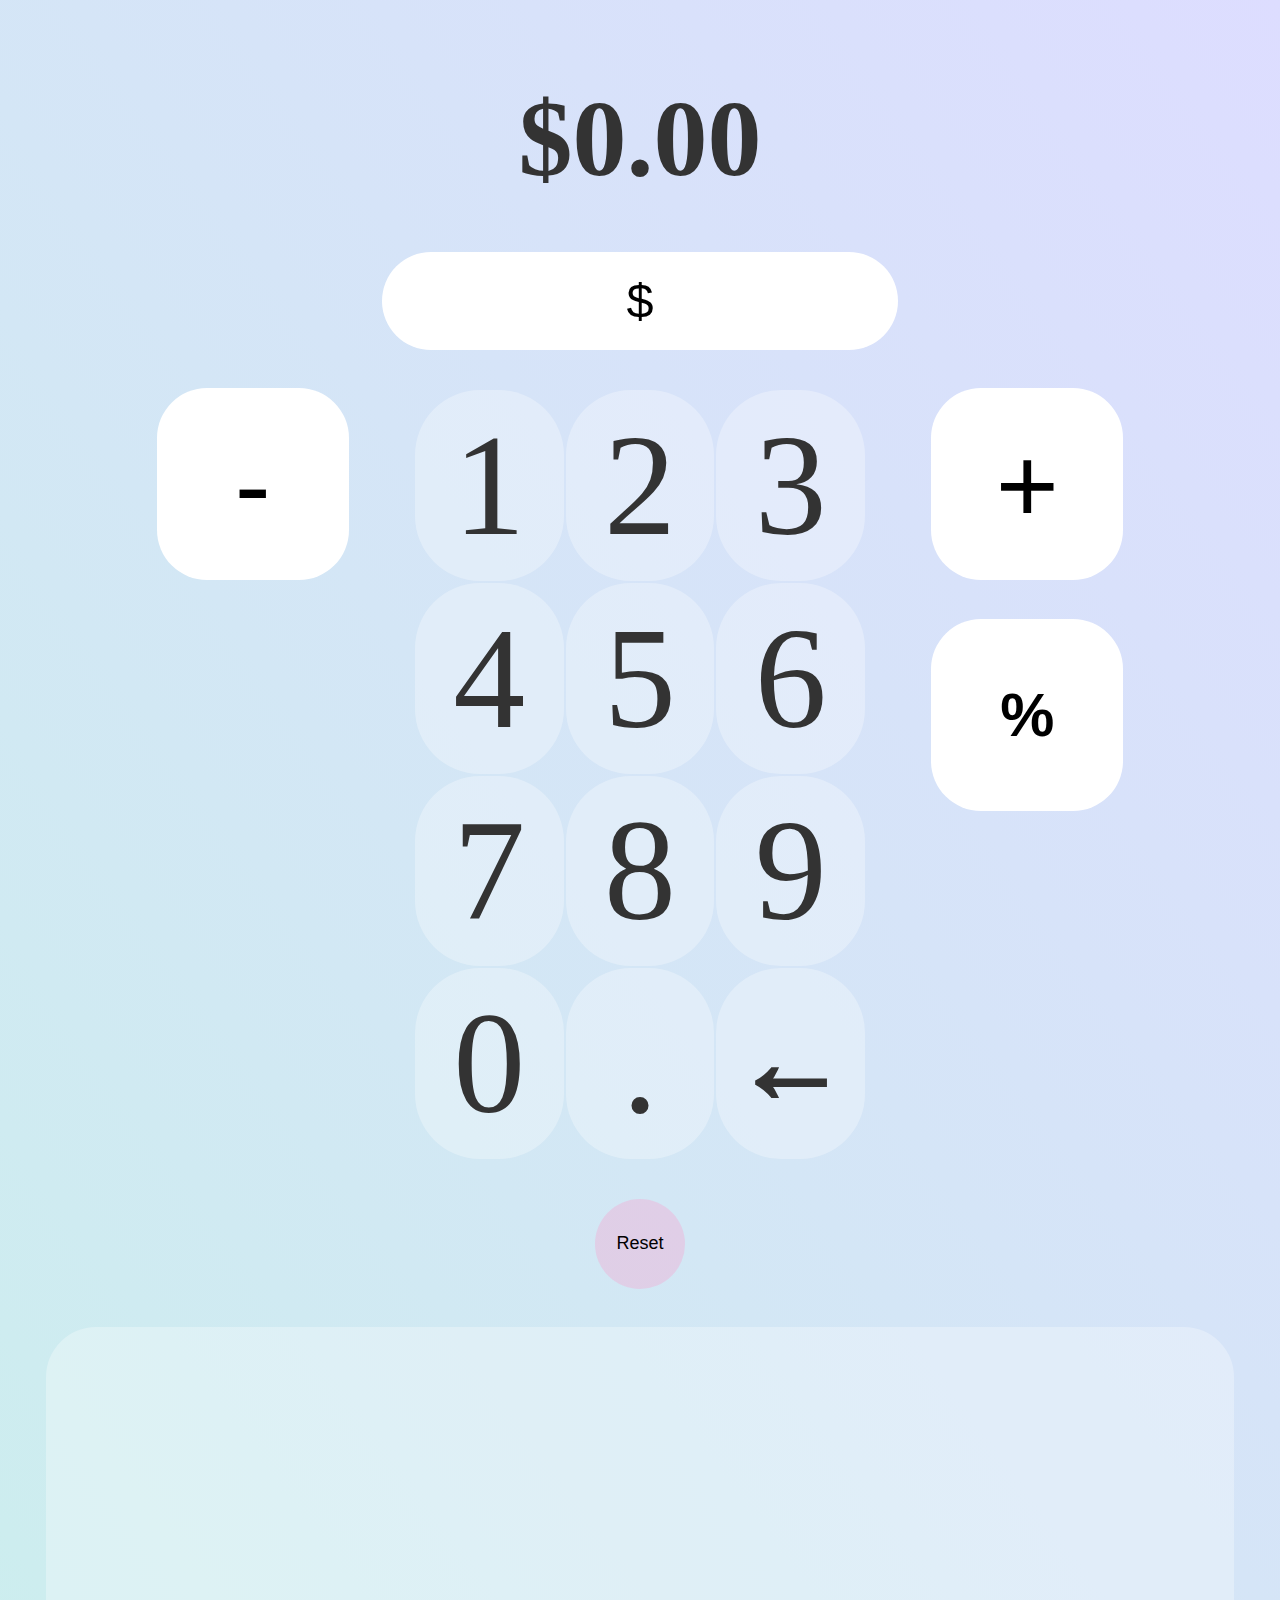
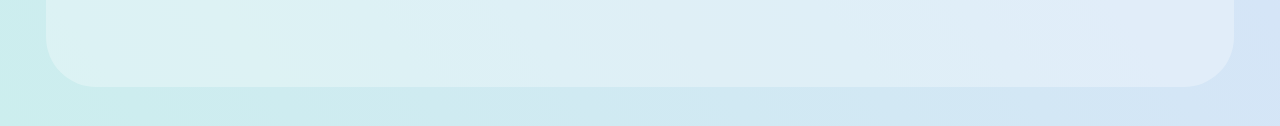
<file: index.html>
<!DOCTYPE html>
<html lang="en">
<head>
  <meta charset="UTF-8">
  <meta http-equiv="X-UA-Compatible" content="IE=Edge">
  <meta name="viewport" content="width=device-width, initial-scale=1">

  <title>HTML</title>

  <link rel="stylesheet" href="style.css">
</head>

<body>
    <h1 id="total">$</h1>
  <input id="amount" type="text"></input>
  <div id="mainPanel">
  	<div id="leftPanel">
      <button class="plusMinusButton" id="minus" onclick="addToHistory(minusHistoryNumbers, minusHistoryTable, 'minus')">-</button>
  	</div>
  <div id="keypad">
      <table>
          <tbody>
      <tr>
          <td id="button1" class="key" data-value="1">1</td>
          <td id="button2" class="key" data-value="2">2</td>
          <td id="button3" class="key" data-value="3">3</td>
      </tr>
      <tr>
          <td id="button4" class="key" data-value="4">4</td>
          <td id="button5" class="key" data-value="5">5</td>
          <td id="button6" class="key" data-value="6">6</td>
      </tr>
      <tr>
          <td id="button7" class="key" data-value="7">7</td>
          <td id="button8" class="key" data-value="8">8</td>
          <td id="button9" class="key" data-value="9">9</td>
      </tr>
      <tr>
          <td id="button0" class="key" data-value="0">0</td>
          <td id="buttonDot" class="key" data-value=".">.</td>
           <td id="buttonDelete" class="delete" data-value="delete">←</td>
      </tr>
          </tbody>
      </table>
  </div>
  <div id="rightPanel">
    <button class="plusMinusButton" id="plus" onclick="addToHistory(plusHistoryNumbers, plusHistoryTable, 'plus')">+</button>
    <div id="percentages">
    	<button id="percentagesButton" onclick="percentagesFunction()">%</button>
    </div>
  </div>
    </div>
  <button id="restoreState" onclick="resetState()">Reset</button>
  <div id="histories">
      <div id="minusHistoryTable"></div>
      <div id="plusHistoryTable">
      </div>
  </div>
  <script src="main.js"></script>
</body>
</html>
</file>
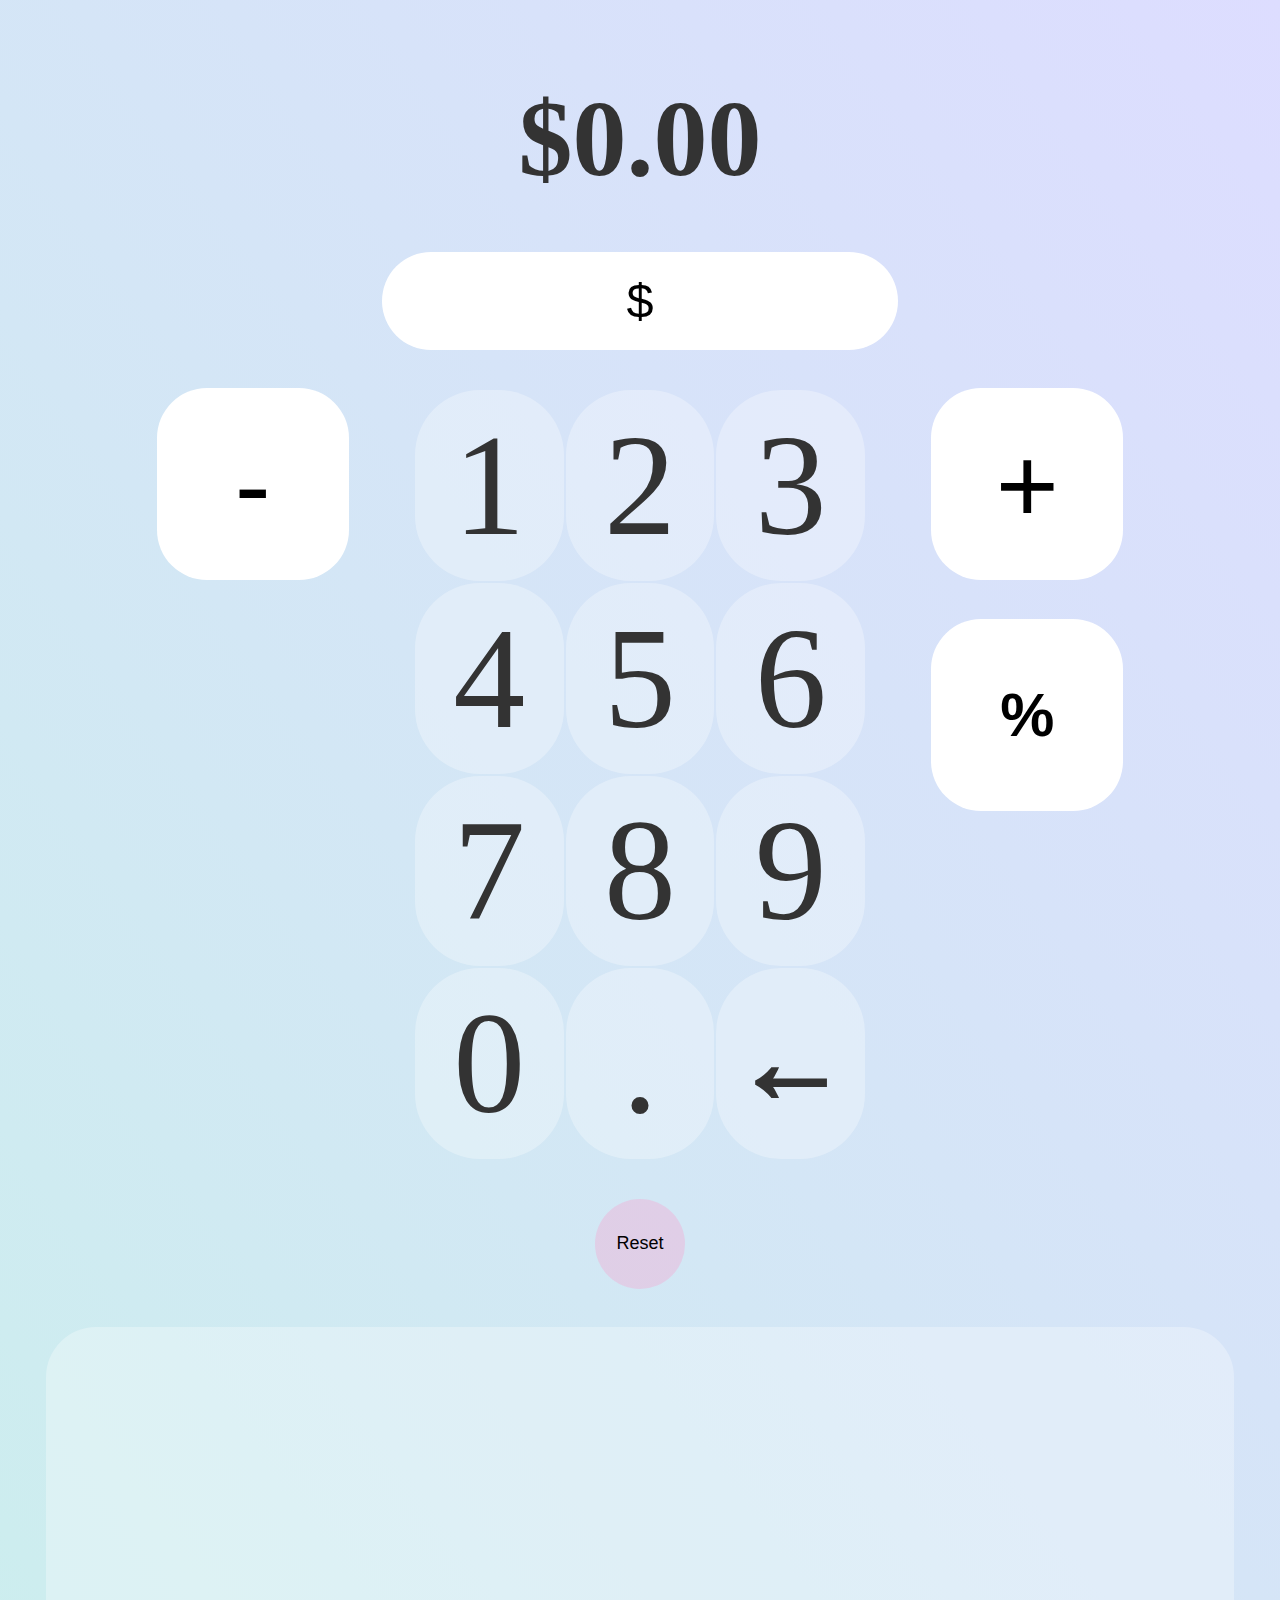
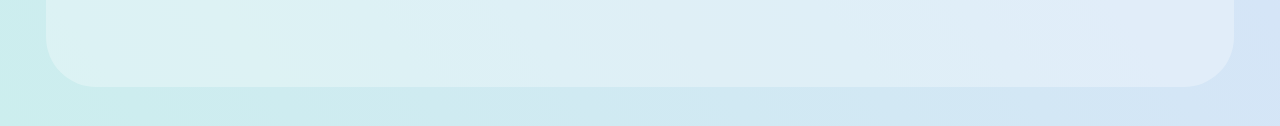
<file: Old/index.html>
<!DOCTYPE html>
<html lang="en">
<head>
  <meta charset="UTF-8">
  <meta http-equiv="X-UA-Compatible" content="IE=Edge">
  <meta name="viewport" content="width=device-width, initial-scale=1">
 
  <title>HTML</title>

  <link rel="stylesheet" href="style.css">
</head>

<body>
    <h1 id="total">$</h1>
  <input id="amount" type="text"></input>
  <div id="mainPanel">
  	<div id="leftPanel">
      <button class="plusMinusButton" id="minus" onclick="addToHistory(minusHistoryNumbers, minusHistoryTable, 'minus')">-</button>
  	</div>
  <div id="keypad">
      <table>
          <tbody>
      <tr>
          <td id="button1" class="key" data-value="1">1</td>
          <td id="button2" class="key" data-value="2">2</td>
          <td id="button3" class="key" data-value="3">3</td>
      </tr>
      <tr>
          <td id="button4" class="key" data-value="4">4</td>
          <td id="button5" class="key" data-value="5">5</td>
          <td id="button6" class="key" data-value="6">6</td>
      </tr>
      <tr>
          <td id="button7" class="key" data-value="7">7</td>
          <td id="button8" class="key" data-value="8">8</td>
          <td id="button9" class="key" data-value="9">9</td>
      </tr>
      <tr>
          <td id="button0" class="key" data-value="0">0</td>
          <td id="buttonDot" class="key" data-value=".">.</td>
           <td id="buttonDelete" class="delete" data-value="delete">←</td>
      </tr>
          </tbody>
      </table>
  </div>
  <div id="rightPanel">
    <button class="plusMinusButton" id="plus" onclick="addToHistory(plusHistoryNumbers, plusHistoryTable, 'plus')">+</button>
    <div id="percentages">
    	<button id="percentagesButton" onclick="percentagesFunction()">%</button>
    </div>
  </div>
    </div>
  <button id="restoreState" onclick="resetState()">Reset</button>
  <div id="histories">
      <div id="minusHistoryTable"></div>
      <div id="plusHistoryTable">
      </div>
  </div>
  <script src="main.js"></script>
</body>
</html>
</file>
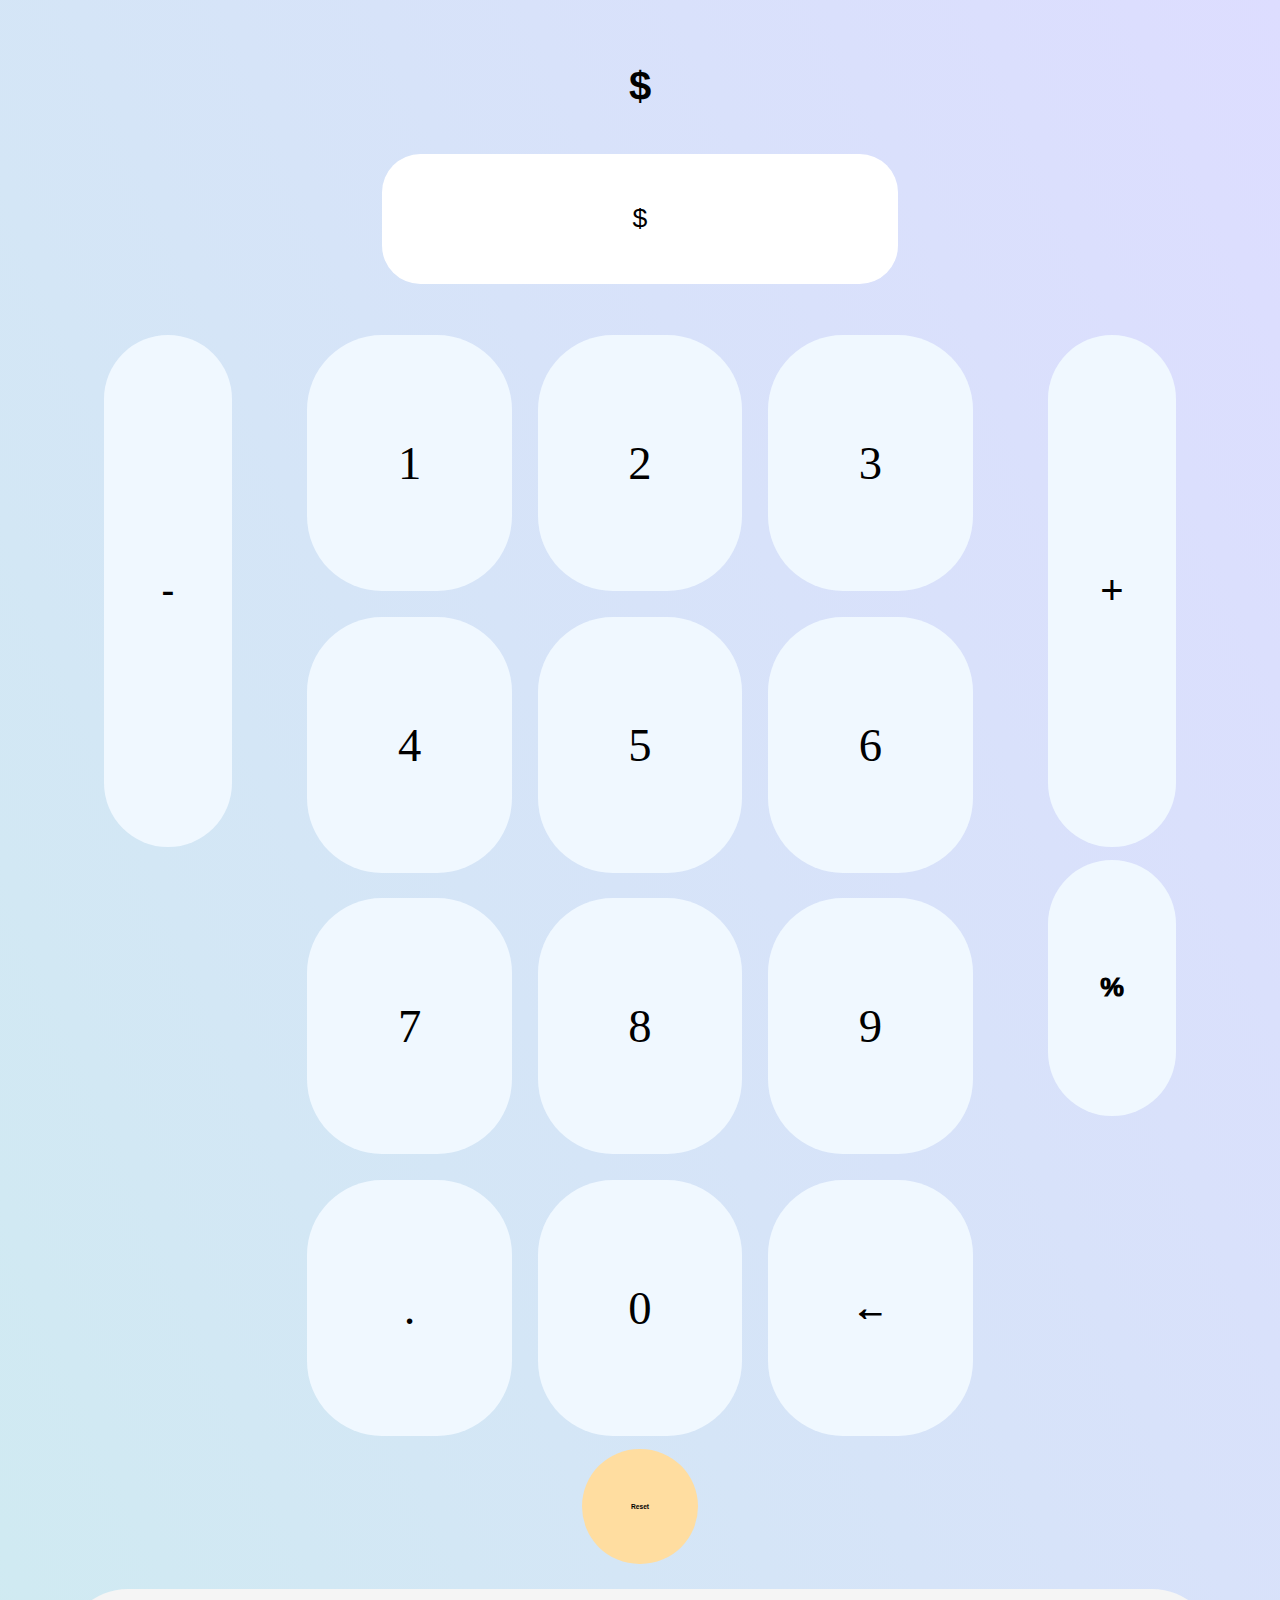
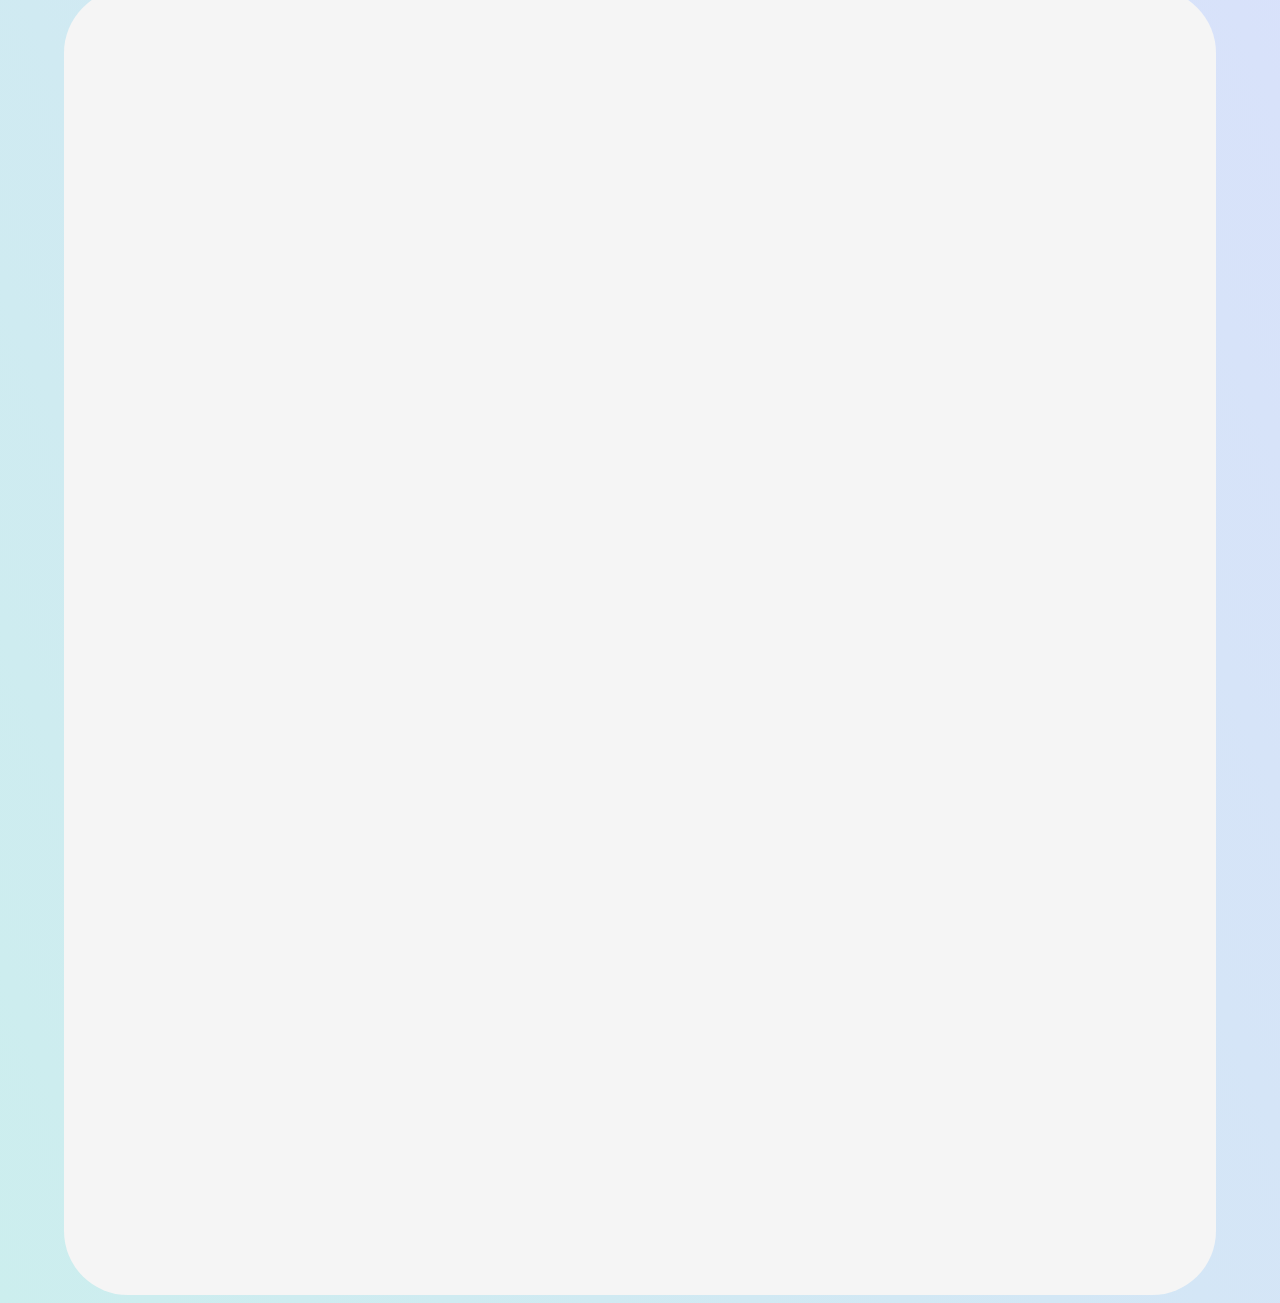
<file: New/Index2.html>
<!DOCTYPE html>
<html>

<head>
	<meta charset="UTF-8">
	<meta name="viewport" content="width=device-width, initial-scale=1">
	<title>Maaser Minder</title>
	<link rel="stylesheet" href="style2.css">
</head>

<body>
	<h1 id="total">$</h1>
	
	<div class="row">
	<input id="input-field" type="text" value="$"></input>
	<input id="percent-field" value="%"></input>
	</div>
	
	<button id="minus-button" class="plus-minus-button" onclick="submitButton('minus', minusHistoryNumbers, minusHistory)">-</button>
	
	<div id="button-column">
		<button id="plus-button" class="plus-minus-button" onclick="submitButton('plus', plusHistoryNumbers, plusHistory)">+</button>
		<button id="percent-button" class="plus-minus-button" onclick="percentFunction()">%</button>
	</div>
	<div class="row">
		<div id="keypad">
			<div class="key" data-value="1">1</div>
			<div class="key" data-value="2">2</div>
			<div class="key" data-value="3">3</div>
				
				
			<div class="key" data-value="4">4</div>
			<div class="key" data-value="5">5</div>
			<div class="key" data-value="6">6</div>
				
				
			<div class="key" data-value="7">7</div>
			<div class="key" data-value="8">8</div>
			<div class="key" data-value="9">9</div>
				
				
			<div class="key" data-value=".">.</div>
			<div class="key" data-value="0">0</div>
			<div class="key" id="backspace" data-value="backspace">←</div>
		</div>
	</div>
	
	<button id="reset-button">Reset</button>
	
	<div class="row" id="histories">
		<div id="minus-history" class="history"></div>
		<div id="plus-history" class="history"></div>
	</div>

<script src="main2.js"></script>
</body>

</html>
</file>
<file: style.css>
body {
    font-size: 27pt;
    font-family: Georgia, 'Times New Roman', Times, serif;
    text-align: center;
    color: #333;
    
    background-image: linear-gradient(to bottom left, #ddf, #cee);
    
    height: 100%;
}

div {
    margin: 3vw;
}

#total {
	font-size: 3em;
	margin-top: 6vw;
	margin-bottom: 4vw;
}

#amount {
    width: 40vw;
    height: 7.5vw;
    font-size: 1.35em;
    text-align: center;
    border: none;
    border-radius: 50px;
}

#mainPanel {
	display: flex;
	justify-content: center;
	align-content: center;
}

.plusMinusButton, #percentagesButton {
    width: 15vw;
    height: 15vw;
    
    margin: 0;
    
    font-size: 3em;
    
    border: none;
    border-radius: 50px;
    
    background-color: #fff;
}

.plusMinusButton.inactive {
	background-color: slategray;
}

#keypad {
    font-size: 4em;
    
    display: flex;
    justify-content: center;
    align-items: center;
    
    margin: 0 5vw;
}

.key, .delete {
	text-align: center;
	
	padding: 1vw 3vw;
	
	background-color: rgba(255,255,255, 0.3);
	border-radius: 65px;
}

.key.percentageTime {
	background-color: rgba(175,255,175, 0.3);
}

#rightPanel, #leftPanel {
	display: flex;
	flex-direction: column;
	align-items: center;
	
	margin: 0;
}

#percentages, #percentagesButton {
	display: flex;
	justify-content: center;
	align-items: center;
	
	margin: 1.5vw 0;
	
	font-family: 'Gill Sans', 'Gill Sans MT', Calibri, 'Trebuchet MS', sans-serif;
	font-weight: 700;
	font-size: 1.3em;
}

#percentagesButton.active {
	background-color: greenyellow;
}

#percentagesButton.selected {
	border: 5px solid black;
}

#histories {
	font-size: 2em;
	height: 40vh;
	
	background-color: rgba(255,255,255, 0.3);
	border-radius: 50px;
	
	text-align: left;
}

#plusHistoryTable {
	float: right;
    margin-left: 0;
    margin-right: 7vw;
}

#minusHistoryTable {
	float: left;
    margin-right: 0;
    margin-left: 7vw;
}

#deleteHistoryButton {
	height: 4vw;
	width: 4vw;
	
	border: none;
	background-color: rgba(255,255,255, 0.5);
	border-radius: 50px;
	
	font-size: 0.25em;
	font-weight: 1000 !important;
	color: #333;
	
	margin-left: 1vw;
	vertical-align: middle;
}

#buttonDelete {
	font-weight: 1000;
    font-size: .8em;
    
    padding: 0;
}

#buttonDelete.inactive {
	background-color: slategray;
}

#restoreState {
	font-family: 'Gill Sans', 'Gill Sans MT', Calibri, 'Trebuchet MS', sans-serif;
	font-size: .5em;
	font-weight: 500;
	
    height: 7vw;
    width: 7vw;
    padding: 0;
    
    border: none;
    border-radius: 50px;
    background-color: rgba(255,150,200, 0.3);
}
</file>
<file: Old/style.css>
body {
    font-size: 27pt;
    font-family: Georgia, 'Times New Roman', Times, serif;
    text-align: center;
    color: #333;
    
    background-image: linear-gradient(to bottom left, #ddf, #cee);
    
    height: 100%;
}

div {
    margin: 3vw;
}

#total {
	font-size: 3em;
	margin-top: 6vw;
	margin-bottom: 4vw;
}

#amount {
    width: 40vw;
    height: 7.5vw;
    font-size: 1.35em;
    text-align: center;
    border: none;
    border-radius: 50px;
}

#mainPanel {
	display: flex;
	justify-content: center;
	align-content: center;
}

.plusMinusButton, #percentagesButton {
    width: 15vw;
    height: 15vw;
    
    margin: 0;
    
    font-size: 3em;
    
    border: none;
    border-radius: 50px;
    
    background-color: #fff;
}

.plusMinusButton.inactive {
	background-color: slategray;
}

#keypad {
    font-size: 4em;
    
    display: flex;
    justify-content: center;
    align-items: center;
    
    margin: 0 5vw;
}

.key, .delete {
	text-align: center;
	
	padding: 1vw 3vw;
	
	background-color: rgba(255,255,255, 0.3);
	border-radius: 65px;
}

.key.percentageTime {
	background-color: rgba(175,255,175, 0.3);
}

#rightPanel, #leftPanel {
	display: flex;
	flex-direction: column;
	align-items: center;
	
	margin: 0;
}

#percentages, #percentagesButton {
	display: flex;
	justify-content: center;
	align-items: center;
	
	margin: 1.5vw 0;
	
	font-family: 'Gill Sans', 'Gill Sans MT', Calibri, 'Trebuchet MS', sans-serif;
	font-weight: 700;
	font-size: 1.3em;
}

#percentagesButton.active {
	background-color: greenyellow;
}

#percentagesButton.selected {
	border: 5px solid black;
}

#histories {
	font-size: 2em;
	height: 40vh;
	
	background-color: rgba(255,255,255, 0.3);
	border-radius: 50px;
	
	text-align: left;
}

#plusHistoryTable {
	float: right;
    margin-left: 0;
    margin-right: 7vw;
}

#minusHistoryTable {
	float: left;
    margin-right: 0;
    margin-left: 7vw;
}

#deleteHistoryButton {
	height: 4vw;
	width: 4vw;
	
	border: none;
	background-color: rgba(255,255,255, 0.5);
	border-radius: 50px;
	
	font-size: 0.25em;
	font-weight: 1000 !important;
	color: #333;
	
	margin-left: 1vw;
	vertical-align: middle;
}

#buttonDelete {
	font-weight: 1000;
    font-size: .8em;
    
    padding: 0;
}

#buttonDelete.inactive {
	background-color: slategray;
}

#restoreState {
	font-family: 'Gill Sans', 'Gill Sans MT', Calibri, 'Trebuchet MS', sans-serif;
	font-size: .5em;
	font-weight: 500;
	
    height: 7vw;
    width: 7vw;
    padding: 0;
    
    border: none;
    border-radius: 50px;
    background-color: rgba(255,150,200, 0.3);
}
</file>
<file: New/style2.css>
body {
	text-align: center;
	
	font-size: 20pt;
	font-family: 'Gill Sans', 'Gill Sans MT', Calibri, 'Trebuchet MS', sans-serif;

	background-image: linear-gradient(to bottom left, #ddf, #cee);
}

.row, .key, #backspace, #histories, #button-column {
	display: flex;
	justify-content: center;
	align-items: center;
}

#total {
	font-size: 1.5em;
	margin: 5vw 0 .5vw 0;
	
	font-family: 'Gill Sans', 'Gill Sans MT', Calibri, 'Trebuchet MS', sans-serif
}

#input-field {
	width: 40vw;
}

#percent-field {
	display: none;
}

#input-field, #percent-field.active {
	display: block;
	
	height: 10vw;
	
	margin: 3vw 0;
	
	font-size: 1em;
	font-family: 'Gill Sans', 'Gill Sans MT', Calibri, 'Trebuchet MS', sans-serif;
	
	border: none;
	border-radius: 3vw;
	background-color: white;
	
	vertical-align: middle;
	text-align: center;
}

#percent-field.active {
	width: 20vw;
	background-color: #efe;
}

.plus-minus-button {
	margin: 1vw 7.5vw 0 7.5vw;
	
	width: 10vw;
	height: 40vw;
	
	background-color: aliceblue;
	border-radius: 75px;
	border: none;
	
	font-size: 1.5em;
}

/*.inactive {
	background-color: slategray;
}*/

#minus-button {
	float: left;
}

#button-column {
	float: right;
	flex-direction: column;
}

#percent-button {
	justify-content: center;
	align-items: center;
	text-align: center;
	
	height: 20vw;
	
	padding: 0;
	
	font-size: 1em;
	font-weight: 1000;
}

#keypad {
	display: grid;
	grid-template-columns: repeat(3, 1fr);
	
	font-family: Georgia, 'Times New Roman', Times, serif;
}

.key {
	margin: 1vw;
	
	width: 16vw;
	height: 20vw;
	
	background-color: aliceblue;
	border-radius: 75px;
	
	font-size: 1.75em;
}

#backspace {
	font-size: 1.35em;
	font-weight: 1000;
}

#reset-button {
	width: 9vw;
	height: 9vw;
	
	margin-bottom: 2vw;
	
	border: none;
	border-radius: 4.5vw;
	
	background-color: #FFDDA0;
	
	font-size: .25em;
	font-weight: 700;
	
}

#histories {
	align-items: flex-start;
	justify-content: space-between;
	
	text-align: left;
	
	margin: 0 auto;
	padding: 1vw 5vw;
	
	width: 80vw;
	height: 100vw;
	background-color: whitesmoke;
	border-radius: 5vw;
}

#minus-history {
	float: left;
}

#plus-history {
	float: right;
}

li {
	list-style: none;
}
</file>
